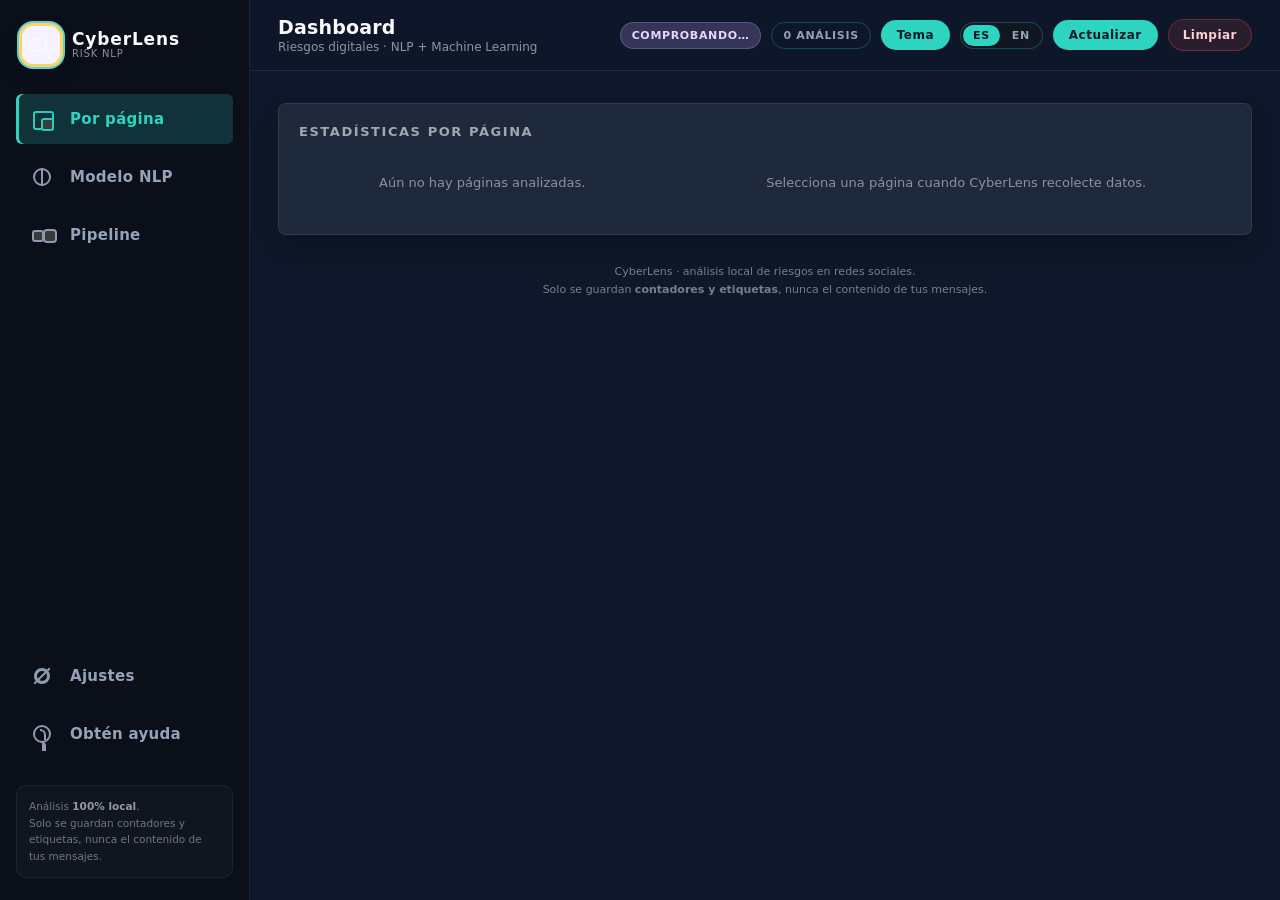
<file: extension/dashboard.html>
﻿<!DOCTYPE html>
<html lang="es" data-theme="dark">
<head>
  <meta charset="UTF-8" />
  <title>CyberLens · Dashboard</title>
  <link rel="stylesheet" href="themes.css" />
  <style>
    * { box-sizing: border-box; margin: 0; padding: 0; }
    html, body { min-height: 100%; }
    :root {
      --sidebar-w: 250px;
    }
    body {
      font-family: "Segoe UI", system-ui, -apple-system, sans-serif;
      background: var(--bg);
      color: var(--text);
      min-height: 100vh;
    }

    /* ── Layout principal: sidebar + contenido ─────────────────────── */
    .app {
      display: grid;
      grid-template-columns: var(--sidebar-w) 1fr;
      min-height: 100vh;
    }

    /* ── Sidebar ───────────────────────────────────────────────────── */
    .sidebar {
      background: var(--sidebar-bg);
      border-right: 1px solid var(--border);
      padding: 22px 16px;
      display: flex;
      flex-direction: column;
      gap: 26px;
      position: sticky;
      top: 0;
      height: 100vh;
    }
    .sidebar .brand {
      display: flex;
      align-items: center;
      gap: 12px;
      padding: 4px 6px;
    }
    .sidebar .brand .logo {
      width: 38px;
      height: 38px;
      border-radius: 11px;
      background: #f7f2ff;
      display: flex;
      align-items: center;
      justify-content: center;
      font-size: 20px;
      flex-shrink: 0;
      box-shadow: 0 0 0 3px #ffd166, 0 0 0 5px #52d8d4, 0 10px 22px rgba(0,0,0,0.24);
    }
    .sidebar .brand h1 {
      font-size: 17px;
      font-weight: 800;
      letter-spacing: 0.05em;
      color: var(--text);
      line-height: 1;
    }
    .sidebar .brand .sub {
      font-size: 10px;
      opacity: 0.55;
      letter-spacing: 0.08em;
      text-transform: uppercase;
    }

    .nav { display: flex; flex-direction: column; gap: 8px; }
    .nav a {
      display: flex;
      align-items: center;
      gap: 16px;
      padding: 13px 14px;
      border-radius: 6px;
      color: var(--muted);
      text-decoration: none;
      font-size: 15px;
      font-weight: 700;
      letter-spacing: 0.02em;
      transition: background 0.15s ease, color 0.15s ease;
    }
    .nav a .ico { width: 24px; text-align: center; font-size: 18px; opacity: 0.95; }
    .ico {
      position: relative;
      display: inline-block;
      width: 24px;
      height: 24px;
      flex-shrink: 0;
    }
    .ico::before,
    .ico::after {
      content: "";
      position: absolute;
      border-radius: 3px;
    }
    .ico--overview::before { inset: 4px; border: 2px solid currentColor; }
    .ico--overview::after { left: 7px; right: 7px; bottom: 7px; height: 6px; background: currentColor; }
    .ico--pages::before { left: 3px; top: 4px; width: 17px; height: 15px; border: 2px solid currentColor; }
    .ico--pages::after {
      right: 0; bottom: 0; width: 9px; height: 9px;
      border: 2px solid currentColor; background: #3d3d3d;
    }
    .ico--model::before { inset: 3px; border: 2px solid currentColor; border-radius: 50%; }
    .ico--model::after {
      left: 11px; top: 3px; width: 2px; height: 18px;
      background: currentColor;
      box-shadow: -6px 7px 0 -1px currentColor, 6px 7px 0 -1px currentColor;
    }
    .ico--pipeline::before { left: 2px; top: 11px; width: 20px; height: 2px; background: currentColor; }
    .ico--pipeline::after {
      left: 2px; top: 7px; width: 8px; height: 8px;
      border: 2px solid currentColor; background: #3d3d3d;
      box-shadow: 12px 0 0 -1px #3d3d3d, 12px 0 0 1px currentColor;
    }
    .ico--settings::before {
      inset: 4px;
      border: 3px solid currentColor;
      border-radius: 50%;
    }
    .ico--settings::after {
      left: 11px; top: 1px; width: 2px; height: 22px;
      background: currentColor;
      box-shadow: 0 0 0 0 currentColor;
      transform: rotate(45deg);
    }
    .ico--help::before {
      inset: 3px;
      border: 2px solid currentColor;
      border-radius: 50%;
    }
    .ico--help::after {
      left: 10px; top: 7px; width: 4px; height: 9px;
      border-top: 2px solid currentColor;
      border-right: 2px solid currentColor;
      border-radius: 0 6px 0 0;
      box-shadow: 1px 12px 0 -1px currentColor;
    }
    .nav a:hover { background: rgba(255,255,255,0.04); color: var(--text); }
    .nav a.active {
      background: color-mix(in srgb, var(--accent) 18%, transparent);
      color: var(--accent);
      box-shadow: inset 3px 0 0 var(--accent);
    }

    .sidebar .spacer { flex: 1; }
    .sidebar .side-note {
      font-size: 10.5px;
      line-height: 1.6;
      color: var(--muted);
      opacity: 0.7;
      background: rgba(255,255,255,0.04);
      border: 1px solid var(--border);
      border-radius: 10px;
      padding: 12px;
    }
    .sidebar .side-note strong { color: #cbd5e1; }

    /* ── Contenido ─────────────────────────────────────────────────── */
    .main { min-width: 0; }
    .main {
      height: 100vh;
      overflow: hidden;
    }
    .content {
      height: calc(100vh - 70px);
      overflow: auto;
      padding: 32px 28px 80px;
      max-width: 1600px;
      margin: 0 auto;
    }
    .content::-webkit-scrollbar { width: 8px; }
    .content::-webkit-scrollbar-thumb { background: #5f5968; border-radius: 999px; }
    .view-hidden { display: none !important; }

    .header {
      position: sticky;
      top: 0;
      z-index: 10;
      display: flex;
      align-items: center;
      justify-content: space-between;
      gap: 16px;
      padding: 16px 28px;
      background: var(--header-bg);
      backdrop-filter: blur(10px);
      border-bottom: 1px solid var(--border);
    }
    .header .titles h2 {
      font-size: 19px;
      font-weight: 800;
      letter-spacing: 0.01em;
      color: var(--text);
    }
    .header .titles p {
      font-size: 12px;
      opacity: 0.55;
      margin-top: 2px;
    }
    .header .actions {
      display: flex;
      align-items: center;
      gap: 10px;
      flex-wrap: wrap;
      justify-content: flex-end;
    }

    .pill {
      font-size: 11px;
      font-weight: 700;
      letter-spacing: 0.06em;
      text-transform: uppercase;
      padding: 6px 11px;
      border-radius: 999px;
      border: 1px solid var(--border-2);
      color: var(--muted);
      white-space: nowrap;
    }
    .pill.active  { background: #1f6f42; color: #d7ffe4; border-color: #1f6f42; }
    .pill.error   { background: #7f1d1d; color: #fecaca; border-color: #7f1d1d; }
    .pill.waiting { background: rgba(196,162,255,0.22); color: #e5d8ff; border-color: rgba(196,162,255,0.28); }
    .pill.paused  { background: #78350f; color: #fde68a; border-color: #78350f; }

    button.refresh {
      background: var(--accent);
      border: none;
      color: var(--accent-text);
      font-size: 12px;
      font-weight: 700;
      padding: 8px 16px;
      border-radius: 999px;
      cursor: pointer;
      letter-spacing: 0.04em;
      font-family: inherit;
    }
    button.refresh:hover { filter: brightness(1.08); }
    button.clear {
      background: rgba(239,83,80,0.12);
      border: 1px solid rgba(239,83,80,0.32);
      color: #ffd0ce;
      font-size: 12px;
      font-weight: 700;
      padding: 8px 14px;
      border-radius: 999px;
      cursor: pointer;
      letter-spacing: 0.04em;
      font-family: inherit;
    }

    .lang-toggle {
      display: inline-flex;
      gap: 2px;
      padding: 2px;
      border-radius: 999px;
      background: rgba(24,24,24,0.35);
      border: 1px solid var(--border-2);
    }
    .lang-toggle button {
      background: transparent;
      border: none;
      color: var(--muted);
      font-size: 11px;
      font-weight: 800;
      letter-spacing: 0.06em;
      padding: 4px 10px;
      border-radius: 999px;
      cursor: pointer;
      font-family: inherit;
    }
    .lang-toggle button.active {
      background: var(--accent);
      color: var(--accent-text);
    }

    /* ── Grid de tarjetas ──────────────────────────────────────────── */
    .grid {
      display: grid;
      grid-template-columns: repeat(12, 1fr);
      gap: 16px;
    }
    .card {
      background: var(--panel);
      border: 1px solid var(--border);
      border-radius: 8px;
      padding: 20px;
      box-shadow: 0 12px 24px rgba(0,0,0,0.18);
    }
    .card h2 {
      font-size: 13px;
      font-weight: 700;
      letter-spacing: 0.12em;
      text-transform: uppercase;
      opacity: 0.6;
      margin-bottom: 12px;
    }

    .span-12 { grid-column: span 12; }
    .span-8  { grid-column: span 8; }
    .span-6  { grid-column: span 6; }
    .span-4  { grid-column: span 4; }
    @media (max-width: 980px) {
      .span-8, .span-6, .span-4 { grid-column: span 12; }
    }

    /* ── KPI cards ─────────────────────────────────────────────────── */
    .kpi-row {
      grid-column: span 12;
      display: grid;
      grid-template-columns: repeat(5, 1fr);
      gap: 14px;
    }
    @media (max-width: 980px) { .kpi-row { grid-template-columns: repeat(2, 1fr); } }
    @media (max-width: 520px) { .kpi-row { grid-template-columns: 1fr; } }
    .kpi {
      background: var(--panel);
      border: 1px solid var(--border);
      border-radius: 8px;
      padding: 16px 18px;
      box-shadow: 0 8px 24px rgba(0,0,0,0.22);
      position: relative;
      overflow: hidden;
    }
    .kpi::before {
      content: "";
      position: absolute;
      top: 0; left: 0;
      width: 2px; height: 100%;
      background: var(--accent);
      opacity: 0.85;
    }
    .kpi.kpi--risky::before  { background: #ef5350; }
    .kpi.kpi--safe::before   { background: #52d8d4; }
    .kpi.kpi--conf::before   { background: var(--accent); }
    .kpi.kpi--dom::before    { background: #ffb86b; }
    .kpi .k-label {
      font-size: 12px;
      letter-spacing: 0.09em;
      text-transform: uppercase;
      opacity: 0.6;
      font-weight: 700;
    }
    .kpi .k-value {
      font-size: 30px;
      font-weight: 800;
      letter-spacing: -0.02em;
      line-height: 1.1;
      margin-top: 8px;
      color: #e8e1ee;
      font-variant-numeric: tabular-nums;
    }
    .kpi .k-sub {
      font-size: 12px;
      opacity: 0.55;
      margin-top: 4px;
    }

    /* ── Banner de nivel de riesgo ─────────────────────────────────── */
    .risk-banner { display: flex; align-items: center; gap: 24px; flex-wrap: wrap; }
    .risk-banner__badge {
      display: flex;
      flex-direction: column;
      align-items: center;
      justify-content: center;
      min-width: 160px;
      padding: 18px 24px;
      border-radius: 12px;
      font-weight: 800;
      letter-spacing: 0.1em;
      text-transform: uppercase;
      text-align: center;
    }
    .risk-banner__badge .level { font-size: 28px; line-height: 1; }
    .risk-banner__badge .label { font-size: 12px; opacity: 0.85; margin-top: 6px; }
    .risk-banner__badge.bajo  { background: rgba(32,201,168,0.16);  border: 1px solid rgba(32,201,168,0.42); color: #c7fff2; }
    .risk-banner__badge.medio { background: rgba(245,158,11,0.18); border: 1px solid #b45309; color: #fde68a; }
    .risk-banner__badge.alto  { background: rgba(239,83,80,0.18);  border: 1px solid rgba(239,83,80,0.45); color: #ffd0ce; }
    .risk-banner__badge.sin   { background: rgba(255,255,255,0.06); border: 1px solid rgba(255,255,255,0.14); color: var(--muted); }
    .risk-banner__body { flex: 1; min-width: 240px; }
    .risk-banner__body .reason { font-size: 15px; line-height: 1.5; color: var(--text); margin-bottom: 6px; }
    .risk-banner__body .hint { font-size: 12px; opacity: 0.6; line-height: 1.5; }
    .risk-banner__body strong { color: #fef3c7; }

    /* ── Donut + leyenda ───────────────────────────────────────────── */
    .donut-row { display: flex; align-items: center; gap: 20px; flex-wrap: wrap; }
    .donut-wrap { position: relative; width: 180px; height: 180px; flex-shrink: 0; }
    .donut-wrap .center {
      position: absolute; inset: 0;
      display: flex; flex-direction: column;
      align-items: center; justify-content: center;
      text-align: center; pointer-events: none;
    }
    .donut-wrap .center .big { font-size: 28px; font-weight: 800; color: var(--text); }
    .donut-wrap .center .small {
      font-size: 12px; letter-spacing: 0.08em; text-transform: uppercase;
      opacity: 0.55; margin-top: 2px;
    }
    .legend { flex: 1; min-width: 180px; display: grid; gap: 8px; }
    .legend .row { display: flex; align-items: center; gap: 10px; font-size: 13px; }
    .legend .dot { width: 10px; height: 10px; border-radius: 50%; flex-shrink: 0; }
    .legend .name { flex: 1; }
    .legend .pct { font-variant-numeric: tabular-nums; font-weight: 700; color: var(--text); }
    .legend .count { font-size: 11px; opacity: 0.55; margin-left: 6px; }

    /* ── Confianza ─────────────────────────────────────────────────── */
    .conf-wrap { text-align: center; }
    .conf-wrap .value {
      font-size: 48px; font-weight: 800; letter-spacing: -0.02em;
      line-height: 1; color: var(--accent); margin: 10px 0 4px;
    }
    .conf-wrap .label {
      font-size: 12px; letter-spacing: 0.08em; text-transform: uppercase; opacity: 0.55;
    }
    .conf-bar {
      margin-top: 14px; height: 8px; width: 100%;
      background: rgba(255,255,255,0.06); border-radius: 999px; overflow: hidden;
    }
    .conf-bar__fill {
      height: 100%; background: var(--accent);
      border-radius: 999px; transition: width 0.5s cubic-bezier(0.22,1,0.36,1);
    }
    .conf-hint { font-size: 11px; opacity: 0.55; margin-top: 10px; line-height: 1.5; }

    /* ── Sparkline de sesión ───────────────────────────────────────── */
    .spark { display: flex; align-items: flex-end; gap: 4px; height: 80px; padding: 4px 0; }
    .spark__bar { flex: 1; min-width: 4px; border-radius: 3px 3px 0 0; transition: height 0.3s ease; }
    .spark__empty { font-size: 12px; opacity: 0.45; text-align: center; padding: 20px; }
    .session-stats {
      display: grid; grid-template-columns: repeat(3, 1fr); gap: 10px; margin-top: 14px;
    }
    .session-stats .stat {
      padding: 10px; background: rgba(255,255,255,0.05); border-radius: 6px; text-align: center;
    }
    .session-stats .stat .n { font-size: 20px; font-weight: 800; color: var(--text); }
    .session-stats .stat .l {
      font-size: 12px; letter-spacing: 0.08em; text-transform: uppercase; opacity: 0.55; margin-top: 4px;
    }

    /* ── Chips de últimas categorías ───────────────────────────────── */
    .chips { display: flex; flex-wrap: wrap; gap: 8px; max-height: 220px; overflow-y: auto; padding-right: 4px; }
    .chips::-webkit-scrollbar { width: 6px; }
    .chips::-webkit-scrollbar-thumb { background: #6d6974; border-radius: 999px; }
    .chip {
      display: inline-flex; align-items: center; gap: 8px; padding: 6px 12px;
      border-radius: 999px; font-size: 12px; font-weight: 600; border: 1px solid transparent;
    }
    .chip .dot { width: 8px; height: 8px; border-radius: 50%; }
    .chip .when { font-size: 10px; opacity: 0.6; font-weight: 500; margin-left: 2px; }
    .chip.seguro      { background: color-mix(in srgb, var(--chip-safe) 16%, transparent);  color: var(--text); border-color: color-mix(in srgb, var(--chip-safe) 34%, transparent); }
    .chip.phishing    { background: color-mix(in srgb, var(--chip-risk) 16%, transparent);  color: var(--text); border-color: color-mix(in srgb, var(--chip-risk) 34%, transparent); }
    .chip.toxicidad   { background: color-mix(in srgb, var(--chip-toxic) 16%, transparent); color: var(--text); border-color: color-mix(in srgb, var(--chip-toxic) 34%, transparent); }
    .chip.oversharing { background: color-mix(in srgb, var(--chip-over) 16%, transparent); color: var(--text); border-color: color-mix(in srgb, var(--chip-over) 34%, transparent); }
    .chip.seguro      .dot { background: var(--chip-safe); }
    .chip.phishing    .dot { background: var(--chip-risk); }
    .chip.toxicidad   .dot { background: var(--chip-toxic); }
    .chip.oversharing .dot { background: var(--chip-over); }

    .empty-card { text-align: center; padding: 24px; opacity: 0.5; font-size: 13px; }

    .site-layout {
      display: grid;
      grid-template-columns: minmax(240px, 0.8fr) minmax(0, 1.2fr);
      gap: 16px;
    }
    .site-list { display: grid; gap: 4px; }
    .site-row {
      width: 100%;
      display: grid;
      grid-template-columns: 34px 1fr auto;
      gap: 12px;
      align-items: center;
      padding: 12px 10px;
      border: 0;
      border-radius: 8px;
      background: transparent;
      color: var(--text);
      cursor: pointer;
      text-align: left;
      font-family: inherit;
    }
    .site-row:hover,
    .site-row.active { background: rgba(196,162,255,0.16); }
    .site-icon {
      width: 28px;
      height: 28px;
      display: grid;
      place-items: center;
      border-radius: 50%;
      background: rgba(196,162,255,0.18);
      color: var(--accent);
      font-size: 12px;
      font-weight: 900;
    }
    .site-row strong { display: block; font-size: 15px; font-weight: 700; color: var(--text); }
    .site-row small { display: block; margin-top: 3px; color: var(--muted); font-size: 12px; line-height: 1.35; }
    .site-row .chev {
      width: 9px;
      height: 9px;
      border-right: 2px solid #8f8998;
      border-bottom: 2px solid #8f8998;
      transform: rotate(-45deg);
    }
    .site-detail__head {
      display: flex;
      align-items: flex-start;
      justify-content: space-between;
      gap: 16px;
      margin-bottom: 16px;
    }
    .site-detail__head h3 { font-size: 22px; font-weight: 700; color: var(--text); }
    .site-detail__head p { margin-top: 4px; color: var(--muted); font-size: 12px; }
    .site-mini-grid {
      display: grid;
      grid-template-columns: repeat(4, minmax(0, 1fr));
      gap: 10px;
      margin-bottom: 16px;
    }
    .site-mini {
      padding: 12px;
      border-radius: 8px;
      background: rgba(255,255,255,0.05);
      border: 1px solid var(--border);
    }
    .site-mini .n { font-size: 24px; font-weight: 800; color: var(--text); font-variant-numeric: tabular-nums; }
    .site-mini .l {
      margin-top: 4px;
      color: var(--muted);
      font-size: 10px;
      letter-spacing: 0.08em;
      text-transform: uppercase;
    }
    .site-bars { display: grid; gap: 10px; }
    .site-bar {
      display: grid;
      grid-template-columns: 110px 1fr 44px;
      gap: 10px;
      align-items: center;
      font-size: 12px;
    }
    .site-bar .track {
      height: 7px;
      overflow: hidden;
      border-radius: 999px;
      background: rgba(255,255,255,0.08);
    }
    .site-bar .fill { display: block; height: 100%; border-radius: inherit; }
    .site-recent { margin-top: 16px; }

    /* ── Divisor de sección ────────────────────────────────────────── */
    .section-divider {
      grid-column: span 12;
      display: flex; align-items: center; gap: 14px;
      margin: 14px 0 0;
      font-size: 12px; font-weight: 800; letter-spacing: 0.12em;
      text-transform: uppercase; color: #cbd5e1;
    }
    .section-divider .badge {
      font-size: 16px;
      width: 30px; height: 30px; border-radius: 9px;
      display: inline-flex; align-items: center; justify-content: center;
      background: rgba(196,162,255,0.16); border: 1px solid rgba(196,162,255,0.32);
    }
    .section-divider::after { content: ""; flex: 1; height: 1px; background: var(--border); }

    /* ── Pipeline NLP ─────────────────────────────────────────────── */
    .pipeline { display: flex; align-items: stretch; gap: 10px; overflow-x: auto; padding-bottom: 4px; }
    .pipe-step {
      flex: 1 1 0; min-width: 140px;
      background: rgba(255,255,255,0.04); border: 1px solid var(--border);
      border-radius: 8px; padding: 12px; position: relative;
    }
    .pipe-step__num {
      display: inline-flex; align-items: center; justify-content: center;
      width: 22px; height: 22px; border-radius: 50%;
      background: var(--accent);
      color: var(--accent-text); font-size: 11px; font-weight: 800; margin-bottom: 8px;
    }
    .pipe-step__title {
      font-size: 12px; font-weight: 700; color: var(--text);
      letter-spacing: 0.04em; text-transform: uppercase;
    }
    .pipe-step__sub { font-size: 11px; opacity: 0.55; margin-top: 2px; line-height: 1.4; }
    .pipe-step__sample {
      margin-top: 8px; padding: 6px 8px; background: rgba(0,0,0,0.18);
      border-radius: 6px; font-family: ui-monospace, Consolas, monospace;
      font-size: 11px; color: #d8c8ff; white-space: nowrap;
      overflow: hidden; text-overflow: ellipsis; max-width: 100%;
    }
    .pipe-arrow { display: flex; align-items: center; color: #8a8294; font-size: 18px; flex-shrink: 0; }
    @media (max-width: 980px) {
      .pipeline { flex-direction: column; }
      .pipe-arrow { transform: rotate(90deg); align-self: center; }
    }

    /* ── Dataset / Precisión / barras ──────────────────────────────── */
    .stat-grid { display: grid; gap: 10px; }
    .stat-grid .row {
      display: grid; grid-template-columns: 90px 1fr 56px;
      align-items: center; gap: 10px; font-size: 12px;
    }
    .stat-grid .row .name { font-weight: 600; color: var(--text); }
    .stat-grid .row .track {
      height: 8px; background: rgba(255,255,255,0.06); border-radius: 999px; overflow: hidden;
    }
    .stat-grid .row .fill { height: 100%; border-radius: 999px; }
    .stat-grid .row .val { text-align: right; font-variant-numeric: tabular-nums; font-weight: 700; color: var(--text); }
    .fill--seguro      { background: #20c9a8; }
    .fill--phishing    { background: #ef5350; }
    .fill--toxicidad   { background: #c4a2ff; }
    .fill--oversharing { background: #ffb86b; }
    .fill--normal      { background: #20c9a8; }

    .big-metric { text-align: center; padding: 4px 0; }
    .big-metric .v {
      font-size: 44px; font-weight: 800; letter-spacing: -0.02em; line-height: 1; color: var(--accent);
    }
    .big-metric .l {
      font-size: 10px; letter-spacing: 0.08em; text-transform: uppercase; opacity: 0.55; margin-top: 6px;
    }
    .metric-row { display: grid; grid-template-columns: repeat(3, 1fr); gap: 10px; margin-top: 16px; }
    .metric-row .m { padding: 10px; background: rgba(255,255,255,0.03); border-radius: 8px; text-align: center; }
    .metric-row .m .n { font-size: 18px; font-weight: 800; color: var(--text); font-variant-numeric: tabular-nums; }
    .metric-row .m .k {
      font-size: 10px; letter-spacing: 0.08em; text-transform: uppercase; opacity: 0.55; margin-top: 2px;
    }

    /* ── Config del modelo (chips informativos) ────────────────────── */
    .spec-list { display: grid; gap: 10px; }
    .spec-list .spec {
      display: flex; align-items: center; justify-content: space-between; gap: 12px;
      padding: 10px 12px; background: rgba(255,255,255,0.03);
      border: 1px solid var(--border); border-radius: 10px;
    }
    .spec .spec-k { font-size: 11px; letter-spacing: 0.04em; text-transform: uppercase; opacity: 0.6; font-weight: 700; }
    .spec .spec-v {
      font-size: 12px; font-weight: 700; color: #d8c8ff;
      font-family: ui-monospace, Consolas, monospace; text-align: right;
    }

    /* ── Top términos por categoría ────────────────────────────────── */
    .terms-grid { display: grid; grid-template-columns: repeat(2, 1fr); gap: 14px; }
    @media (max-width: 1100px) { .terms-grid { grid-template-columns: 1fr; } }
    .terms-col {
      background: rgba(255,255,255,0.04); border: 1px solid var(--border);
      border-radius: 8px; padding: 14px;
    }
    .terms-col .head {
      display: flex; align-items: center; gap: 8px; margin-bottom: 10px;
      font-size: 12px; font-weight: 800; letter-spacing: 0.04em; text-transform: uppercase;
    }
    .terms-col .head .dot { width: 10px; height: 10px; border-radius: 50%; }
    .terms { display: flex; flex-wrap: wrap; gap: 6px; }
    .term {
      display: inline-flex; align-items: baseline; gap: 6px;
      padding: 5px 10px; border-radius: 8px; font-size: 12px; font-weight: 600;
      background: rgba(255,255,255,0.04); border: 1px solid var(--border);
    }
    .term .w {
      font-size: 10px; opacity: 0.55; font-variant-numeric: tabular-nums;
      font-family: ui-monospace, Consolas, monospace;
    }

    /* ── Matriz de confusión ───────────────────────────────────────── */
    .cm-wrap { display: grid; grid-template-columns: auto 1fr; gap: 8px; align-items: center; }
    .cm-wrap .yaxis-label {
      writing-mode: vertical-rl; transform: rotate(180deg);
      font-size: 10px; letter-spacing: 0.12em; text-transform: uppercase; opacity: 0.5; align-self: center;
    }
    .cm-wrap .xaxis-label {
      grid-column: 2; font-size: 10px; letter-spacing: 0.12em; text-transform: uppercase;
      opacity: 0.5; text-align: center; margin-top: 6px;
    }
    .cm-table { width: 100%; border-collapse: separate; border-spacing: 4px; font-size: 11px; }
    .cm-table th {
      font-size: 10px; letter-spacing: 0.06em; text-transform: uppercase;
      opacity: 0.55; font-weight: 600; padding: 4px 2px; text-align: center;
    }
    .cm-table th.row-head { text-align: right; padding-right: 8px; white-space: nowrap; }
    .cm-table td {
      text-align: center; padding: 10px 4px; border-radius: 6px;
      font-weight: 700; color: var(--text); font-variant-numeric: tabular-nums; transition: background 0.2s ease;
    }
    .cm-table td.diag { outline: 1px solid rgba(196,162,255,0.42); }
    .cm-hint { font-size: 11px; opacity: 0.55; margin-top: 12px; line-height: 1.5; }

    .settings-grid {
      display: grid;
      grid-template-columns: repeat(2, minmax(0, 1fr));
      gap: 16px;
    }
    .settings-card,
    .help-panel {
      background: var(--panel);
      border: 1px solid var(--border);
      border-radius: 8px;
      padding: 24px;
    }
    .settings-card h3,
    .help-panel h3 {
      font-size: 20px;
      margin-bottom: 10px;
      color: var(--text);
    }
    .settings-card p,
    .help-panel p {
      color: #d8d3df;
      line-height: 1.65;
      font-size: 15px;
    }
    .settings-actions {
      display: flex;
      flex-wrap: wrap;
      gap: 10px;
      margin-top: 18px;
    }
    .settings-actions .btn-lite {
      border: 1px solid var(--border-2);
      background: rgba(196,162,255,0.14);
      color: #eadfff;
      border-radius: 999px;
      padding: 10px 16px;
      font-family: inherit;
      font-weight: 800;
      cursor: pointer;
    }
    .settings-actions .btn-danger {
      border-color: rgba(239,83,80,0.36);
      background: rgba(239,83,80,0.12);
      color: #ffd0ce;
    }
    .help-view {
      grid-column: span 12;
      max-width: 860px;
      padding: 8px 12px 40px;
    }
    .help-view h2 {
      font-size: 30px;
      font-weight: 800;
      margin-bottom: 28px;
      color: var(--text);
      letter-spacing: 0;
      text-transform: none;
      opacity: 1;
    }
    .help-copy {
      font-size: 18px;
      line-height: 1.7;
      color: #e2dce8;
      margin-bottom: 26px;
    }
    .help-meta {
      display: grid;
      gap: 16px;
      margin-bottom: 28px;
      font-size: 17px;
    }
    .code-pill {
      display: inline-flex;
      align-items: center;
      min-height: 42px;
      padding: 0 12px;
      margin-left: 8px;
      border-radius: 8px;
      background: #555;
      color: #e6e1ec;
      font-weight: 800;
      letter-spacing: 0.06em;
      font-family: ui-monospace, Consolas, monospace;
    }
    .help-links {
      margin-left: 24px;
      display: grid;
      gap: 8px;
      color: #c4a2ff;
      font-size: 16px;
    }
    .help-links a {
      color: #b9d2ff;
      text-decoration: underline;
      text-underline-offset: 3px;
    }

    .footer { margin-top: 28px; text-align: center; font-size: 11px; opacity: 0.45; line-height: 1.6; }

    /* ── Responsive: barra inferior + vista activa ─────────────────── */
    @media (max-width: 1100px) {
      body { overflow: hidden; }
      .app {
        display: block;
        min-height: 100vh;
      }
      .sidebar {
        position: fixed;
        left: 0;
        right: 0;
        bottom: 0;
        top: auto;
        z-index: 40;
        height: 64px;
        padding: 0 10px;
        border-right: 0;
        border-top: 1px solid var(--border);
        background: var(--sidebar-bg);
        display: grid;
        grid-template-columns: repeat(5, 1fr);
        align-items: center;
      }
      .sidebar .brand,
      .sidebar .spacer,
      .sidebar .side-note {
        display: none;
      }
      .nav,
      .nav-secondary {
        display: contents;
      }
      .nav a {
        width: 100%;
        height: 52px;
        justify-content: center;
        padding: 0;
        border-radius: 999px;
        box-shadow: none;
        font-size: 0;
      }
      .nav a span:not(.ico) { display: none; }
      .nav a .ico {
        width: 24px;
        height: 24px;
        opacity: 1;
      }
      .nav a.active {
        background: rgba(196,162,255,0.28);
        box-shadow: none;
        color: var(--accent);
      }
      .main {
        height: 100vh;
        overflow: hidden;
        padding-bottom: 64px;
      }
      .header {
        position: sticky;
        top: 0;
        min-height: 112px;
        padding: 18px 20px 10px;
        display: grid;
        grid-template-columns: 1fr;
        align-items: start;
        gap: 10px;
      }
      .header .titles h2 {
        font-size: 24px;
        line-height: 1.1;
      }
      .header .titles p { display: none; }
      .header .actions {
        width: 100%;
        min-width: 0;
        flex-wrap: nowrap;
        justify-content: flex-start;
        overflow-x: auto;
        padding-bottom: 4px;
        scrollbar-width: none;
      }
      .header .actions::-webkit-scrollbar { display: none; }
      .pill,
      button.refresh,
      button.clear {
        flex: 0 0 auto;
      }
      .content {
        height: calc(100vh - 112px - 64px);
        overflow: auto;
        padding: 18px 14px 24px;
        max-width: none;
        width: 100%;
      }
      .grid {
        grid-template-columns: 1fr;
        gap: 14px;
      }
      .span-12,
      .span-8,
      .span-6,
      .span-4,
      .kpi-row {
        grid-column: 1 / -1;
      }
      .card {
        padding: 16px;
        border-radius: 8px;
        width: 100%;
        min-width: 0;
      }
      .kpi-row {
        grid-template-columns: 1fr;
        gap: 12px;
      }
      .risk-banner {
        display: grid;
        grid-template-columns: 1fr;
        gap: 14px;
      }
      .risk-banner__badge {
        min-width: 0;
        width: 100%;
      }
      .donut-row {
        justify-content: center;
      }
      .legend {
        width: 100%;
        min-width: 0;
      }
      .session-stats {
        grid-template-columns: 1fr;
      }
      .site-layout { grid-template-columns: 1fr; }
      .site-mini-grid { grid-template-columns: repeat(2, minmax(0, 1fr)); }
      .site-row {
        padding: 14px 8px;
      }
      .pipeline {
        flex-direction: column;
        overflow-x: visible;
      }
      .pipe-arrow {
        transform: rotate(90deg);
        align-self: center;
      }
      .terms-grid {
        grid-template-columns: 1fr;
      }
      .cm-wrap {
        overflow-x: auto;
      }
      .cm-table {
        min-width: 520px;
      }
    }
    @media (max-width: 520px) {
      .site-mini-grid { grid-template-columns: 1fr; }
      .site-bar { grid-template-columns: 88px 1fr 38px; }
      .header { min-height: 120px; padding-inline: 16px; }
      .content { height: calc(100vh - 120px - 64px); }
      .lang-toggle button { padding: 4px 8px; }
      .pill { padding: 6px 9px; }
    }
  </style>
</head>
<body>
  <div class="app">
    <!-- ── Sidebar ─────────────────────────────────────────────────── -->
    <aside class="sidebar">
      <div class="brand">
        <div class="logo" aria-hidden="true">CL</div>
        <div>
          <h1>CyberLens</h1>
          <div class="sub" data-i18n="dashboard.sidebar.tag">Risk NLP</div>
        </div>
      </div>

      <nav class="nav" id="nav">
        <a href="#view-pages" class="active" data-nav="view-pages">
          <span class="ico ico--pages" aria-hidden="true"></span><span>Por página</span>
        </a>
        <a href="#view-model" data-nav="view-model">
          <span class="ico ico--model" aria-hidden="true"></span><span data-i18n="dashboard.nav.model">Modelo NLP</span>
        </a>
        <a href="#view-pipeline" data-nav="view-pipeline">
          <span class="ico ico--pipeline" aria-hidden="true"></span><span data-i18n="dashboard.nav.pipeline">Pipeline</span>
        </a>
      </nav>

      <div class="spacer"></div>
      <nav class="nav nav-secondary">
        <a href="#view-settings" data-nav="view-settings">
          <span class="ico ico--settings" aria-hidden="true"></span><span>Ajustes</span>
        </a>
        <a href="#view-help" data-nav="view-help">
          <span class="ico ico--help" aria-hidden="true"></span><span>Obtén ayuda</span>
        </a>
      </nav>
      <div class="side-note" data-i18n-html="dashboard.sidebar.note">
        Análisis <strong>100% local</strong>.<br />Solo se guardan contadores y etiquetas, nunca el contenido de tus mensajes.
      </div>
    </aside>

    <!-- ── Contenido principal ─────────────────────────────────────── -->
    <div class="main">
      <header class="header">
        <div class="titles">
          <h2 data-i18n="dashboard.header.title">Dashboard</h2>
          <p data-i18n="dashboard.header.subtitle">Riesgos digitales · NLP + Machine Learning</p>
        </div>
        <div class="actions">
          <span id="statusPill" class="pill waiting" data-i18n="pill.checking">Comprobando…</span>
          <span class="pill" id="totalPill">0 análisis</span>
          <button type="button" id="btnTheme" class="refresh" title="Cambiar tema">Tema</button>
          <span class="lang-toggle" data-i18n-attr="title:lang.toggle.title">
            <button type="button" data-lang-btn="es" data-i18n="lang.es">ES</button>
            <button type="button" data-lang-btn="en" data-i18n="lang.en">EN</button>
          </span>
          <button id="btnRefresh" class="refresh" data-i18n="dashboard.btn.refresh">Actualizar</button>
          <button id="btnClearStats" class="clear">Limpiar</button>
        </div>
      </header>

      <div class="content">
        <div class="grid">
          <!-- ── KPI cards ───────────────────────────────────────────── -->
          <div class="kpi-row" id="view-overview">
            <div class="kpi">
              <div class="k-label" data-i18n="dashboard.kpi.total">Total analizados</div>
              <div class="k-value" id="kpiTotal">0</div>
              <div class="k-sub" data-i18n="dashboard.kpi.total.sub">en este navegador</div>
            </div>
            <div class="kpi kpi--risky">
              <div class="k-label" data-i18n="dashboard.kpi.risky">Riesgosos</div>
              <div class="k-value" id="kpiRisky">0</div>
              <div class="k-sub" id="kpiRiskyPct" data-i18n="dashboard.kpi.risky.sub">phishing · toxicidad · oversharing</div>
            </div>
            <div class="kpi kpi--safe">
              <div class="k-label" data-i18n="dashboard.kpi.safe">Seguros</div>
              <div class="k-value" id="kpiSafe">0</div>
              <div class="k-sub" data-i18n="dashboard.kpi.safe.sub">sin patrón de riesgo</div>
            </div>
            <div class="kpi kpi--conf">
              <div class="k-label" data-i18n="dashboard.kpi.confidence">Confianza promedio</div>
              <div class="k-value" id="kpiConfidence">—</div>
              <div class="k-sub" data-i18n="dashboard.kpi.confidence.sub">predicción del modelo</div>
            </div>
            <div class="kpi kpi--dom">
              <div class="k-label" data-i18n="dashboard.kpi.dominant">Categoría dominante</div>
              <div class="k-value" id="kpiDominant" style="font-size:22px">—</div>
              <div class="k-sub" id="kpiDominantSub" data-i18n="dashboard.kpi.dominant.empty">sin datos aún</div>
            </div>
          </div>

          <!-- Banner de nivel de riesgo general -->
          <section class="card span-12">
            <h2 data-i18n="dashboard.section.riskLevel">Nivel de riesgo general</h2>
            <div class="risk-banner">
              <div id="riskBadge" class="risk-banner__badge sin">
                <span class="level" id="riskLevel">—</span>
                <span class="label" data-i18n="risk.label">Riesgo</span>
              </div>
              <div class="risk-banner__body">
                <p class="reason" id="riskReason" data-i18n="dashboard.empty.risk">Aún no se han analizado mensajes.</p>
                <p class="hint" id="riskHint" data-i18n="dashboard.empty.riskHint">Abre WhatsApp Web, X u otra red social para empezar a recolectar datos.</p>
              </div>
            </div>
          </section>
          <section class="card span-12" id="view-pages">
            <h2>Estadísticas por página</h2>
            <div class="site-layout">
              <div class="site-list" id="siteList"></div>
              <div class="site-detail" id="siteDetail"></div>
            </div>
          </section>

          <!-- Distribución de riesgos (donut) -->
          <section class="card span-8">
            <h2 data-i18n="dashboard.section.distribution">Distribución de riesgos</h2>
            <div class="donut-row">
              <div class="donut-wrap">
                <svg id="donut" width="180" height="180" viewBox="0 0 180 180"></svg>
                <div class="center">
                  <span class="big" id="donutTotal">0</span>
                  <span class="small" data-i18n="dashboard.donutCenter.label">analizados</span>
                </div>
              </div>
              <div class="legend" id="legend"></div>
            </div>
          </section>

          <!-- Confianza promedio -->
          <section class="card span-4">
            <h2 data-i18n="dashboard.section.confidence">Confianza promedio</h2>
            <div class="conf-wrap">
              <div class="value" id="confValue">—</div>
              <div class="label" data-i18n="dashboard.conf.modelLabel">Modelo Logistic Regression</div>
              <div class="conf-bar"><div class="conf-bar__fill" id="confFill" style="width:0%"></div></div>
              <p class="conf-hint" id="confHint" data-i18n="dashboard.conf.empty">Sin datos todavía.</p>
            </div>
          </section>

          <!-- Riesgos por sesión -->
          <section class="card span-8">
            <h2><span data-i18n="dashboard.section.session">Riesgos detectados por sesión</span> <span style="opacity:0.5;font-weight:400;" data-i18n="dashboard.section.session.note">(últimos 30 análisis)</span></h2>
            <div id="spark" class="spark"></div>
            <div class="session-stats">
              <div class="stat"><div class="n" id="sessTotal">0</div><div class="l" data-i18n="dashboard.session.total">En sesión</div></div>
              <div class="stat"><div class="n" id="sessRisky">0</div><div class="l" data-i18n="dashboard.session.risky">Riesgosos</div></div>
              <div class="stat"><div class="n" id="sessSafe">0</div><div class="l" data-i18n="dashboard.session.safe">Seguros</div></div>
            </div>
          </section>

          <!-- Últimas categorías detectadas -->
          <section class="card span-4">
            <h2 data-i18n="dashboard.section.recent">Últimas categorías</h2>
            <div id="chips" class="chips"></div>
          </section>

          <!-- ─── Sección: Entrenamiento del modelo NLP ──────────────── -->
          <div class="section-divider" id="view-model">
            <span class="badge"><span class="ico ico--model" aria-hidden="true"></span></span>
            <span data-i18n="dashboard.section.training">Entrenamiento del modelo NLP</span>
          </div>

          <!-- Precisión global -->
          <section class="card span-4">
            <h2 data-i18n="dashboard.section.accuracy">Precisión del modelo</h2>
            <div class="big-metric">
              <div class="v" id="modelAccuracy">—</div>
              <div class="l" data-i18n="dashboard.accuracy.label">Accuracy (5-fold CV)</div>
            </div>
            <div class="metric-row">
              <div class="m"><div class="n" id="modelF1">—</div><div class="k" data-i18n="dashboard.accuracy.macroF1">Macro F1</div></div>
              <div class="m"><div class="n" id="modelSamples">—</div><div class="k" data-i18n="dashboard.accuracy.samples">Ejemplos</div></div>
              <div class="m"><div class="n" id="modelFeatures">—</div><div class="k" data-i18n="dashboard.accuracy.features">Features</div></div>
            </div>
          </section>

          <!-- Ejemplos por categoría -->
          <section class="card span-4">
            <h2 data-i18n="dashboard.section.dataset">Ejemplos por categoría</h2>
            <div class="stat-grid" id="datasetCounts">
              <div class="empty-card" data-i18n="dashboard.loading.dataset">Cargando dataset…</div>
            </div>
          </section>

          <!-- Configuración del modelo -->
          <section class="card span-4">
            <h2 data-i18n="dashboard.section.config">Configuración del modelo</h2>
            <div class="spec-list">
              <div class="spec">
                <span class="spec-k" data-i18n="dashboard.config.vectorizer">Vectorizador</span>
                <span class="spec-v" id="specVectorizer">TF-IDF</span>
              </div>
              <div class="spec">
                <span class="spec-k" data-i18n="dashboard.config.maxFeatures">max_features</span>
                <span class="spec-v" id="specMaxFeatures">—</span>
              </div>
              <div class="spec">
                <span class="spec-k" data-i18n="dashboard.config.ngram">ngram_range</span>
                <span class="spec-v" id="specNgram">—</span>
              </div>
              <div class="spec">
                <span class="spec-k" data-i18n="dashboard.config.classifier">Clasificador</span>
                <span class="spec-v" id="specClassifier">LogisticRegression</span>
              </div>
            </div>
          </section>

          <!-- Confianza promedio por categoría -->
          <section class="card span-6">
            <h2 data-i18n="dashboard.section.perClassConf">Confianza por categoría</h2>
            <div class="stat-grid" id="perClassConf">
              <div class="empty-card" data-i18n="dashboard.loading.metrics">Cargando métricas…</div>
            </div>
          </section>

          <!-- Matriz de confusión -->
          <section class="card span-6">
            <h2><span data-i18n="dashboard.section.cm">Matriz de confusión</span> <span style="opacity:0.5;font-weight:400;" data-i18n="dashboard.section.cm.note">(validación cruzada 5-fold)</span></h2>
            <div id="confusionMatrix">
              <div class="empty-card" data-i18n="dashboard.loading.cm">Cargando matriz…</div>
            </div>
            <p class="cm-hint" data-i18n-html="dashboard.cm.hint">
              Las filas representan la <strong>etiqueta real</strong>, las columnas la <strong>predicción del modelo</strong>.
              La diagonal (resaltada) muestra los aciertos.
            </p>
          </section>

          <!-- Top términos por categoría -->
          <section class="card span-12">
            <h2><span data-i18n="dashboard.section.topTerms">Términos más influyentes por categoría</span> <span style="opacity:0.5;font-weight:400;" data-i18n="dashboard.section.topTerms.note">(coeficientes del modelo)</span></h2>
            <div id="topTerms" class="terms-grid">
              <div class="empty-card" data-i18n="dashboard.loading.topTerms">Cargando términos…</div>
            </div>
          </section>

          <!-- ─── Sección: Pipeline NLP ──────────────────────────────── -->
          <div class="section-divider" id="view-pipeline">
            <span class="badge"><span class="ico ico--pipeline" aria-hidden="true"></span></span>
            <span data-i18n="dashboard.section.pipeline">Pipeline NLP</span>
          </div>

          <section class="card span-12">
            <h2 data-i18n="dashboard.section.pipeline.flow">Texto original → limpieza → tokens → TF-IDF → modelo → predicción</h2>
            <div class="pipeline">
              <div class="pipe-step">
                <span class="pipe-step__num">1</span>
                <div class="pipe-step__title" data-i18n="dashboard.pipe.1.title">Texto original</div>
                <div class="pipe-step__sub" data-i18n="dashboard.pipe.1.sub">Entrada cruda del usuario</div>
                <div class="pipe-step__sample">"¡Hola! Dame tu DNI…"</div>
              </div>
              <div class="pipe-arrow">→</div>
              <div class="pipe-step">
                <span class="pipe-step__num">2</span>
                <div class="pipe-step__title" data-i18n="dashboard.pipe.2.title">Texto limpio</div>
                <div class="pipe-step__sub" data-i18n="dashboard.pipe.2.sub">Normalización a minúsculas</div>
                <div class="pipe-step__sample">"¡hola! dame tu dni…"</div>
              </div>
              <div class="pipe-arrow">→</div>
              <div class="pipe-step">
                <span class="pipe-step__num">3</span>
                <div class="pipe-step__title" data-i18n="dashboard.pipe.3.title">Tokens</div>
                <div class="pipe-step__sub" data-i18n="dashboard.pipe.3.sub">NLTK · sin puntuación · sin stopwords</div>
                <div class="pipe-step__sample">[hola, dame, dni]</div>
              </div>
              <div class="pipe-arrow">→</div>
              <div class="pipe-step">
                <span class="pipe-step__num">4</span>
                <div class="pipe-step__title" data-i18n="dashboard.pipe.4.title">Vector TF-IDF</div>
                <div class="pipe-step__sub" data-i18n="dashboard.pipe.4.sub">1-gram + 2-gram · 1000 features</div>
                <div class="pipe-step__sample">[0.21, 0.00, 0.47, …]</div>
              </div>
              <div class="pipe-arrow">→</div>
              <div class="pipe-step">
                <span class="pipe-step__num">5</span>
                <div class="pipe-step__title" data-i18n="dashboard.pipe.5.title">Modelo ML</div>
                <div class="pipe-step__sub" data-i18n="dashboard.pipe.5.sub">Logistic Regression (sklearn)</div>
                <div class="pipe-step__sample">predict_proba()</div>
              </div>
              <div class="pipe-arrow">→</div>
              <div class="pipe-step">
                <span class="pipe-step__num">6</span>
                <div class="pipe-step__title" data-i18n="dashboard.pipe.6.title">Predicción</div>
                <div class="pipe-step__sub" data-i18n="dashboard.pipe.6.sub">Categoría + confianza</div>
                <div class="pipe-step__sample">phishing · 87%</div>
              </div>
            </div>
          </section>

          <section class="span-12" id="view-settings">
            <div class="section-divider">
              <span class="badge"><span class="ico ico--settings" aria-hidden="true"></span></span>
              <span>Ajustes</span>
            </div>
            <div class="settings-grid">
              <article class="settings-card">
                <h3>Privacidad</h3>
                <p>CyberLens guarda contadores, categorías, confianza y nombre de página. Nunca guarda el texto analizado.</p>
                <div class="settings-actions">
                  <button type="button" class="btn-lite btn-danger" id="btnClearStatsSettings">Limpiar estadísticas</button>
                </div>
              </article>
              <article class="settings-card">
                <h3>Idioma</h3>
                <p>El idioma cambia la interfaz. El modelo NLP actual sigue trabajando con el dataset entrenado del proyecto.</p>
                <div class="settings-actions">
                  <span class="lang-toggle" data-i18n-attr="title:lang.toggle.title">
                    <button type="button" data-lang-btn="es" data-i18n="lang.es">ES</button>
                    <button type="button" data-lang-btn="en" data-i18n="lang.en">EN</button>
                  </span>
                </div>
              </article>
              <article class="settings-card" style="grid-column: 1 / -1;">
                <h3>Tema de color</h3>
                <p>Los mismos temas que el chatbot de demostración. El cambio se guarda automáticamente.</p>
                <div class="theme-grid" id="themeGrid" style="margin-top:14px;"></div>
              </article>
              <article class="settings-card">
                <h3>Servidor local</h3>
                <p>Para analizar contenido debes tener la API activa en <strong>localhost:8000</strong>.</p>
                <div class="settings-actions">
                  <button type="button" class="btn-lite" id="btnPingApiSettings">Comprobar API</button>
                </div>
              </article>
              <article class="settings-card">
                <h3>Datos por página</h3>
                <p>Las estadísticas se agrupan por hostname, por ejemplo X, WhatsApp Web, LinkedIn o cualquier página detectada.</p>
              </article>
            </div>
          </section>

          <section class="help-view" id="view-help">
            <h2>Obtén ayuda</h2>
            <p class="help-copy">
              Únete a nuestra comunidad para obtener asistencia rápida. También puedes contactar al equipo del proyecto,
              revisar la guía de uso o reportar problemas encontrados durante las pruebas de CyberLens.
            </p>
            <div class="help-meta">
              <div>Versión:<span class="code-pill">1.4.0</span></div>
              <div>ID de soporte:<span class="code-pill">cyl-351-beta</span></div>
            </div>
            <ul class="help-links">
              <li><a href="dashboard.html#view-pipeline">Guía rápida del pipeline</a></li>
              <li><a href="http://localhost:8000/docs" target="_blank" rel="noreferrer">Abrir documentación de la API</a></li>
              <li><a href="mailto:soporte@cyberlens.local">Enviar un correo electrónico</a></li>
              <li><a href="dashboard.html#view-settings">Revisar ajustes y privacidad</a></li>
              <li><a href="dashboard.html#view-model">Ver métricas del modelo NLP</a></li>
            </ul>
          </section>
        </div>

        <p class="footer" data-i18n-html="dashboard.footer.text">
          CyberLens · análisis local de riesgos en redes sociales.<br />
          Solo se guardan <strong>contadores y etiquetas</strong>, nunca el contenido de tus mensajes.
        </p>
      </div>
    </div>
  </div>

  <script src="i18n.js"></script>
  <script src="dashboard.js"></script>
</body>
</html>
</file>
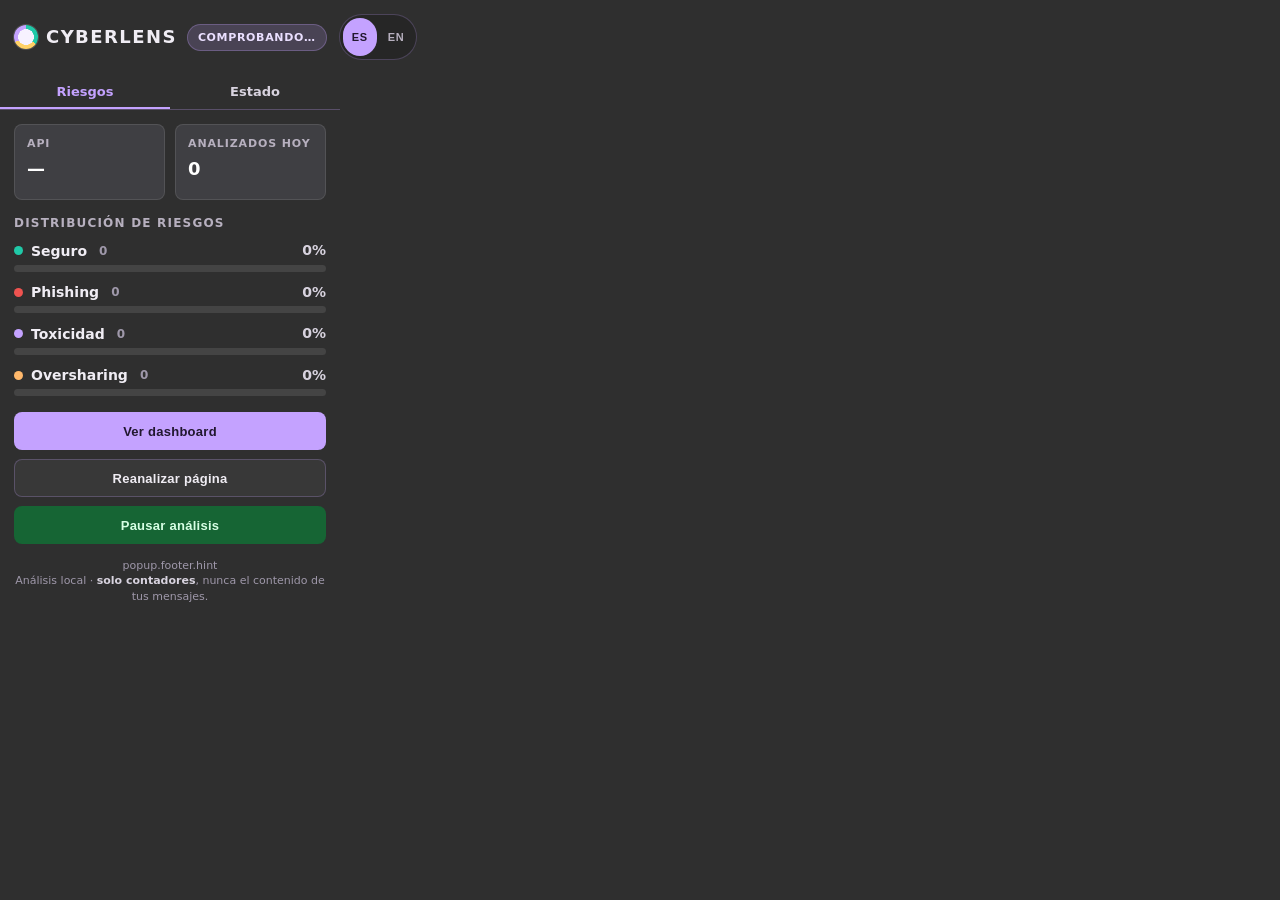
<file: extension/popup.html>
<!DOCTYPE html>
<html lang="es">
<head>
  <meta charset="UTF-8" />
  <title>CyberLens</title>
  <style>
    * { box-sizing: border-box; margin: 0; padding: 0; }
    body {
      width: 340px;
      font-family: "Segoe UI", system-ui, sans-serif;
      background: #2f2f2f;
      color: #e6e1ec;
      padding: 14px;
    }

    .header {
      display: flex;
      align-items: center;
      justify-content: space-between;
      gap: 10px;
      margin-bottom: 14px;
    }
    h1 {
      display: flex;
      align-items: center;
      gap: 8px;
      font-size: 18px;
      font-weight: 800;
      letter-spacing: 0.08em;
      text-transform: uppercase;
      color: #f0edf4;
      line-height: 1;
    }
    h1::before {
      content: "";
      width: 24px;
      height: 24px;
      border-radius: 50%;
      background:
        radial-gradient(circle at 50% 50%, #f7f2ff 0 46%, transparent 47%),
        conic-gradient(#20c9a8 0 35%, #ffd166 35% 68%, #c4a2ff 68% 100%);
      box-shadow: 0 0 0 1px rgba(255,255,255,0.16);
    }
    .tabs {
      display: grid;
      grid-template-columns: 1fr 1fr;
      margin: 0 -14px 14px;
      border-bottom: 1px solid rgba(196,162,255,0.28);
    }
    .tab {
      text-align: center;
      padding: 10px 0;
      color: #d8d3df;
      font-size: 13px;
      font-weight: 700;
    }
    .tab.active {
      color: #c4a2ff;
      box-shadow: inset 0 -2px 0 #c4a2ff;
    }
    .pill {
      font-size: 11px;
      font-weight: 800;
      letter-spacing: 0.06em;
      text-transform: uppercase;
      padding: 6px 10px;
      border-radius: 999px;
      border: 1px solid rgba(196,162,255,0.22);
      color: #b7b0bf;
      white-space: nowrap;
    }
    .pill.active   { background: #166534; color: #d7ffe4; border-color: #166534; }
    .pill.error    { background: rgba(239,83,80,0.18); color: #ffd0ce; border-color: rgba(239,83,80,0.35); }
    .pill.waiting  { background: rgba(196,162,255,0.18); color: #eadfff; border-color: rgba(196,162,255,0.28); }
    .pill.paused   { background: rgba(255,184,107,0.18); color: #ffe3bf; border-color: rgba(255,184,107,0.34); }

    .meta {
      display: grid;
      grid-template-columns: 1fr 1fr;
      gap: 10px;
      margin-bottom: 16px;
    }
    .meta .card {
      background: #3f3f43;
      border: 1px solid rgba(255,255,255,0.10);
      border-radius: 8px;
      min-height: 76px;
      padding: 12px;
    }
    .meta .card .k {
      font-size: 11px;
      letter-spacing: 0.08em;
      text-transform: uppercase;
      color: #b7b0bf;
      font-weight: 800;
    }
    .meta .card .v {
      font-size: 18px;
      font-weight: 850;
      margin-top: 8px;
      color: #ffffff;
      line-height: 1.25;
    }

    .section-title {
      font-size: 12px;
      letter-spacing: 0.1em;
      text-transform: uppercase;
      color: #b7b0bf;
      font-weight: 800;
      margin-bottom: 12px;
    }

    .row {
      margin-bottom: 12px;
    }
    .row__top {
      display: flex;
      justify-content: space-between;
      align-items: baseline;
      gap: 10px;
      font-size: 14px;
      margin-bottom: 6px;
    }
    .row__label {
      display: flex;
      align-items: center;
      gap: 8px;
      font-weight: 800;
      color: #f0edf4;
    }
    .row__dot {
      width: 9px;
      height: 9px;
      border-radius: 50%;
      flex-shrink: 0;
    }
    .row__pct {
      font-variant-numeric: tabular-nums;
      color: #d8d3df;
      font-weight: 700;
    }
    .row__count {
      font-size: 12px;
      color: #9f98aa;
      margin-left: 4px;
    }
    .bar {
      width: 100%;
      height: 7px;
      background: rgba(255,255,255,0.10);
      border-radius: 999px;
      overflow: hidden;
    }
    .bar__fill {
      height: 100%;
      border-radius: 999px;
      transition: width 0.4s cubic-bezier(0.22, 1, 0.36, 1);
    }

    .row--seguro      .row__dot,
    .row--seguro      .bar__fill { background: #20c9a8; }
    .row--phishing    .row__dot,
    .row--phishing    .bar__fill { background: #ef5350; }
    .row--toxicidad   .row__dot,
    .row--toxicidad   .bar__fill { background: #c4a2ff; }
    .row--oversharing .row__dot,
    .row--oversharing .bar__fill { background: #ffb86b; }

    .empty {
      font-size: 12px;
      color: #b7b0bf;
      text-align: center;
      padding: 12px 8px;
      border: 1px dashed rgba(255,255,255,0.14);
      border-radius: 8px;
      margin-bottom: 14px;
    }

    .actions {
      display: grid;
      gap: 9px;
      margin-top: 16px;
    }
    button {
      width: 100%;
      min-height: 38px;
      padding: 10px 12px;
      border: none;
      border-radius: 8px;
      color: #fff;
      font-weight: 800;
      font-size: 13px;
      cursor: pointer;
      letter-spacing: 0.02em;
      transition: filter 0.15s ease, transform 0.05s ease;
    }
    button:hover  { filter: brightness(1.1); }
    button:active { transform: translateY(1px); }
    button[disabled] { opacity: 0.5; cursor: not-allowed; }

    .btn-primary   { background: #c4a2ff; color: #21172f; }
    .btn-secondary { background: #383838; border: 1px solid rgba(196,162,255,0.24); color: #f0edf4; }
    .btn-warn      { background: #166534; color: #d7ffe4; }
    .btn-warn.resume { background: rgba(255,184,107,0.18); color: #ffe3bf; border: 1px solid rgba(255,184,107,0.34); }

    .footer {
      margin-top: 14px;
      font-size: 11px;
      color: #9f98aa;
      line-height: 1.4;
      text-align: center;
    }
    .footer strong { color: #d8d3df; }

    /* Selector de idioma */
    .lang-toggle {
      display: inline-flex;
      gap: 2px;
      padding: 3px;
      border-radius: 999px;
      background: rgba(24,24,24,0.35);
      border: 1px solid rgba(196,162,255,0.24);
      margin-left: 6px;
    }
    .lang-toggle button {
      width: auto;
      background: transparent;
      border: none;
      color: #b7b0bf;
      font-size: 11px;
      font-weight: 800;
      letter-spacing: 0.06em;
      padding: 4px 9px;
      border-radius: 999px;
      cursor: pointer;
      box-shadow: none;
    }
    .lang-toggle button.active {
      background: #c4a2ff;
      color: #21172f;
    }
    .header-right {
      display: flex;
      align-items: center;
      gap: 6px;
    }
  </style>
</head>
<body>
  <div class="header">
    <h1>CyberLens</h1>
    <div class="header-right">
      <span id="statusPill" class="pill waiting" data-i18n="pill.checking">Comprobando…</span>
      <span class="lang-toggle" data-i18n-attr="title:lang.toggle.title">
        <button type="button" data-lang-btn="es" data-i18n="lang.es">ES</button>
        <button type="button" data-lang-btn="en" data-i18n="lang.en">EN</button>
      </span>
    </div>
  </div>

  <div class="tabs" aria-hidden="true">
    <div class="tab active">Riesgos</div>
    <div class="tab">Estado</div>
  </div>

  <div class="meta">
    <div class="card">
      <div class="k" data-i18n="popup.api">API</div>
      <div class="v" id="apiText">—</div>
    </div>
    <div class="card">
      <div class="k" data-i18n="popup.todayCount">Analizados hoy</div>
      <div class="v" id="todayCount">0</div>
    </div>
  </div>

  <div class="section-title" data-i18n="popup.section.distribution">Distribución de riesgos</div>

  <div id="stats">
    <div class="row row--seguro">
      <div class="row__top">
        <span class="row__label"><span class="row__dot"></span><span data-i18n="cat.seguro">Seguro</span><span class="row__count" data-count="seguro">0</span></span>
        <span class="row__pct" data-pct="seguro">0%</span>
      </div>
      <div class="bar"><div class="bar__fill" data-bar="seguro" style="width:0%"></div></div>
    </div>

    <div class="row row--phishing">
      <div class="row__top">
        <span class="row__label"><span class="row__dot"></span><span data-i18n="cat.phishing">Phishing</span><span class="row__count" data-count="phishing">0</span></span>
        <span class="row__pct" data-pct="phishing">0%</span>
      </div>
      <div class="bar"><div class="bar__fill" data-bar="phishing" style="width:0%"></div></div>
    </div>

    <div class="row row--toxicidad">
      <div class="row__top">
        <span class="row__label"><span class="row__dot"></span><span data-i18n="cat.toxicidad">Toxicidad</span><span class="row__count" data-count="toxicidad">0</span></span>
        <span class="row__pct" data-pct="toxicidad">0%</span>
      </div>
      <div class="bar"><div class="bar__fill" data-bar="toxicidad" style="width:0%"></div></div>
    </div>

    <div class="row row--oversharing">
      <div class="row__top">
        <span class="row__label"><span class="row__dot"></span><span data-i18n="cat.oversharing">Oversharing</span><span class="row__count" data-count="oversharing">0</span></span>
        <span class="row__pct" data-pct="oversharing">0%</span>
      </div>
      <div class="bar"><div class="bar__fill" data-bar="oversharing" style="width:0%"></div></div>
    </div>
  </div>

  <div id="emptyState" class="empty" hidden>
    <span data-i18n="popup.empty.title">Aún no se han analizado mensajes.</span><br />
    <span data-i18n="popup.empty.hint">Abre WhatsApp Web, X u otro sitio para empezar.</span>
  </div>

  <div class="actions">
    <button id="btnDashboard" class="btn-primary" data-i18n="popup.btn.dashboard">📊 Dashboard y estadísticas</button>
    <button id="btnRescan" class="btn-secondary" data-i18n="popup.btn.rescan">Reanalizar página</button>
    <button id="btnPause" class="btn-warn" data-i18n="popup.btn.pause">Pausar análisis</button>
  </div>

  <p class="footer">
    <span data-i18n-html="popup.footer.hint">Clic derecho en el icono de CyberLens → <strong>Abrir dashboard</strong></span><br />
    <span data-i18n-html="popup.footer.text">Análisis local · <strong>solo contadores</strong>, nunca el contenido de tus mensajes.</span>
  </p>

  <script src="i18n.js"></script>
  <script src="popup.js"></script>
</body>
</html>
</file>
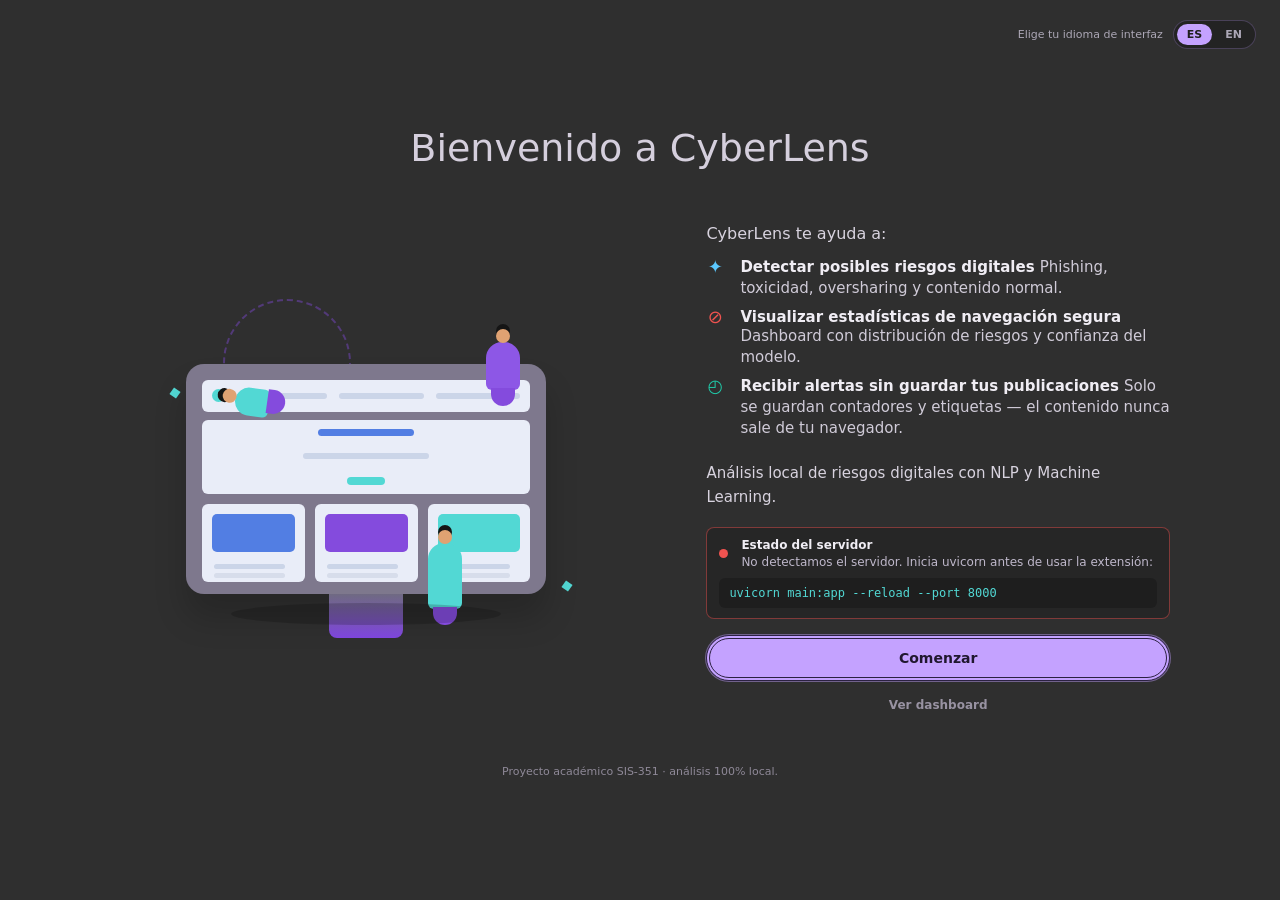
<file: extension/welcome.html>
<!DOCTYPE html>
<html lang="es">
<head>
  <meta charset="UTF-8" />
  <meta name="viewport" content="width=device-width, initial-scale=1.0" />
  <title>CyberLens · Bienvenido</title>
  <link rel="stylesheet" href="welcome.css" />
</head>
<body>
  <div class="bg"></div>

  <div class="lang-floating">
    <span class="lang-hint" data-i18n="welcome.lang.hint">Elige tu idioma de interfaz</span>
    <span class="lang-toggle" data-i18n-attr="title:lang.toggle.title">
      <button type="button" data-lang-btn="es" data-i18n="lang.es">ES</button>
      <button type="button" data-lang-btn="en" data-i18n="lang.en">EN</button>
    </span>
  </div>

  <main class="welcome-shell">
    <h1 class="title" data-i18n="welcome.title">Bienvenido a CyberLens</h1>

    <section class="welcome-stage" aria-label="CyberLens onboarding">
      <div class="illustration" aria-hidden="true">
        <div class="orbit orbit--one"></div>
        <div class="orbit orbit--two"></div>
        <div class="spark spark--one"></div>
        <div class="spark spark--two"></div>
        <div class="spark spark--three"></div>
        <div class="screen-art">
          <div class="screen-art__top">
            <span></span><i></i><i></i><i></i>
          </div>
          <div class="screen-art__hero">
            <b></b>
            <small></small>
            <em></em>
          </div>
          <div class="screen-art__cards">
            <div class="mini-card mini-card--blue"></div>
            <div class="mini-card mini-card--purple"></div>
            <div class="mini-card mini-card--cyan"></div>
          </div>
        </div>
        <div class="person person--left"></div>
        <div class="person person--top"></div>
        <div class="person person--right"></div>
        <div class="shadow"></div>
      </div>

      <div class="welcome-copy">
        <p class="intro" data-i18n="welcome.intro">CyberLens te ayuda a:</p>

        <ul class="features">
          <li>
            <span class="check check--detect">✦</span>
            <div>
              <strong data-i18n="welcome.feat.1">Detectar posibles riesgos digitales</strong>
              <small data-i18n="welcome.feat.1.sub">Phishing, toxicidad, oversharing y contenido normal.</small>
            </div>
          </li>
          <li>
            <span class="check check--stats">⊘</span>
            <div>
              <strong data-i18n="welcome.feat.2">Visualizar estadísticas de navegación segura</strong>
              <small data-i18n="welcome.feat.2.sub">Dashboard con distribución de riesgos y confianza del modelo.</small>
            </div>
          </li>
          <li>
            <span class="check check--privacy">◴</span>
            <div>
              <strong data-i18n="welcome.feat.4">Recibir alertas sin guardar tus publicaciones</strong>
              <small data-i18n="welcome.feat.4.sub">Solo se guardan contadores y etiquetas — el contenido nunca sale de tu navegador.</small>
            </div>
          </li>
        </ul>

        <p class="subtitle" data-i18n="welcome.subtitle">
          Análisis local de riesgos digitales con NLP y Machine Learning.
        </p>

        <section class="api-status" id="apiStatus" data-state="checking">
          <div class="api-status__row">
            <span class="api-status__dot"></span>
            <div>
              <strong data-i18n="welcome.api.title">Estado del servidor</strong>
              <small id="apiStatusText" data-i18n="welcome.api.checking">Comprobando conexión con localhost:8000…</small>
            </div>
          </div>
          <pre class="api-status__cmd" id="apiCmd" hidden>uvicorn main:app --reload --port 8000</pre>
        </section>

        <div class="actions">
          <button class="btn btn--primary" id="btnStart" data-i18n="welcome.cta.start">Comenzar</button>
          <button class="btn btn--secondary" id="btnDashboard" data-i18n="welcome.cta.dashboard">Ver dashboard</button>
        </div>
      </div>
    </section>

    <p class="footnote" data-i18n="welcome.footer">
      Proyecto académico SIS-351 · análisis 100% local.
    </p>
  </main>

  <script src="i18n.js"></script>
  <script src="welcome.js"></script>
</body>
</html>
</file>
<file: extension/themes.css>
/* Temas CyberLens — misma paleta que el chatbot de demostración */

:root,
[data-theme="dark"] {
  --bg:        #0f172a;
  --bg-2:      #1e293b;
  --panel:     #1e293b;
  --panel-2:   #152a40;
  --sidebar-bg:#0a0f1a;
  --border:    rgba(148, 163, 184, 0.14);
  --border-2:  rgba(45, 212, 191, 0.28);
  --text:      #f8fafc;
  --muted:     #94a3b8;
  --accent:    #2dd4bf;
  --accent-2:  #0ea5e9;
  --accent-text:#0f172a;
  --header-bg: rgba(15, 23, 42, 0.92);
  --chip-safe: #20c9a8;
  --chip-risk: #ef5350;
  --chip-toxic:#a78bfa;
  --chip-over: #fbbf24;
}

[data-theme="light"] {
  --bg:        #e5ddd5;
  --bg-2:      #f3f4f6;
  --panel:     #ffffff;
  --panel-2:   #f9fafb;
  --sidebar-bg:#d4ccc4;
  --border:    rgba(0, 0, 0, 0.08);
  --border-2:  rgba(5, 150, 105, 0.22);
  --text:      #111827;
  --muted:     #6b7280;
  --accent:    #059669;
  --accent-2:  #0d9488;
  --accent-text:#ffffff;
  --header-bg: rgba(255, 255, 255, 0.94);
  --chip-safe: #059669;
  --chip-risk: #dc2626;
  --chip-toxic:#7c3aed;
  --chip-over: #d97706;
}

[data-theme="rose"] {
  --bg:        #2a1220;
  --bg-2:      #3d1f30;
  --panel:     #3d1f30;
  --panel-2:   #4a2840;
  --sidebar-bg:#1a0a12;
  --border:    rgba(251, 113, 133, 0.2);
  --border-2:  rgba(244, 114, 182, 0.32);
  --text:      #fdf2f8;
  --muted:     #f9a8d4;
  --accent:    #f472b6;
  --accent-2:  #ec4899;
  --accent-text:#2a1220;
  --header-bg: rgba(42, 18, 32, 0.92);
  --chip-safe: #34d399;
  --chip-risk: #fb7185;
  --chip-toxic:#e879f9;
  --chip-over: #fbbf24;
}

[data-theme="ocean"] {
  --bg:        #0c1929;
  --bg-2:      #152a40;
  --panel:     #152a40;
  --panel-2:   #1a3350;
  --sidebar-bg:#061018;
  --border:    rgba(56, 189, 248, 0.18);
  --border-2:  rgba(56, 189, 248, 0.3);
  --text:      #f0f9ff;
  --muted:     #7dd3fc;
  --accent:    #38bdf8;
  --accent-2:  #0ea5e9;
  --accent-text:#061018;
  --header-bg: rgba(12, 25, 41, 0.92);
  --chip-safe: #22d3ee;
  --chip-risk: #f87171;
  --chip-toxic:#818cf8;
  --chip-over: #fbbf24;
}

[data-theme="lavender"] {
  --bg:        #1a1530;
  --bg-2:      #2a2348;
  --panel:     #2a2348;
  --panel-2:   #342c58;
  --sidebar-bg:#120f1f;
  --border:    rgba(167, 139, 250, 0.2);
  --border-2:  rgba(167, 139, 250, 0.32);
  --text:      #f5f3ff;
  --muted:     #c4b5fd;
  --accent:    #a78bfa;
  --accent-2:  #8b5cf6;
  --accent-text:#1a1530;
  --header-bg: rgba(26, 21, 48, 0.92);
  --chip-safe: #34d399;
  --chip-risk: #f472b6;
  --chip-toxic:#c4b5fd;
  --chip-over: #fbbf24;
}

[data-theme="sunset"] {
  --bg:        #261508;
  --bg-2:      #3d2818;
  --panel:     #3d2818;
  --panel-2:   #4a3220;
  --sidebar-bg:#1a1008;
  --border:    rgba(251, 146, 60, 0.22);
  --border-2:  rgba(249, 115, 22, 0.32);
  --text:      #fff7ed;
  --muted:     #fdba74;
  --accent:    #fb923c;
  --accent-2:  #f97316;
  --accent-text:#261508;
  --header-bg: rgba(38, 21, 8, 0.92);
  --chip-safe: #4ade80;
  --chip-risk: #ef4444;
  --chip-toxic:#c084fc;
  --chip-over: #fbbf24;
}

/* Selector de temas (dashboard) */
.theme-grid {
  display: grid;
  grid-template-columns: repeat(3, minmax(0, 1fr));
  gap: 10px;
}

.theme-card {
  border: 1px solid var(--border);
  border-radius: 10px;
  padding: 10px;
  background: var(--panel-2);
  cursor: pointer;
  text-align: left;
  font-family: inherit;
  color: var(--text);
  transition: transform 0.15s ease, border-color 0.15s ease;
}

.theme-card:hover { transform: scale(1.02); }

.theme-card--active {
  border-color: var(--accent);
  box-shadow: 0 0 0 1px var(--accent);
}

.theme-card__preview {
  display: flex;
  gap: 6px;
  margin-bottom: 8px;
}

.theme-card__bubble {
  width: 22px;
  height: 14px;
  border-radius: 4px;
}

.theme-card__label {
  font-size: 11px;
  font-weight: 700;
}
</file>
<file: extension/welcome.css>
* { box-sizing: border-box; margin: 0; padding: 0; }
html, body { min-height: 100%; }
body {
  font-family: "Segoe UI", system-ui, -apple-system, sans-serif;
  color: #e6e1ec;
  background: #2f2f2f;
  min-height: 100vh;
  display: grid;
  place-items: center;
  padding: 28px 18px;
  overflow-x: hidden;
}

.bg {
  position: fixed;
  inset: 0;
  z-index: -1;
  background: #2f2f2f;
}

.lang-floating {
  position: fixed;
  top: 20px;
  right: 24px;
  z-index: 10;
  display: flex;
  align-items: center;
  gap: 10px;
  color: #aca7b6;
  font-size: 11px;
}
.lang-hint { max-width: 170px; }
.lang-toggle {
  display: inline-flex;
  gap: 3px;
  padding: 3px;
  border-radius: 999px;
  background: rgba(24,24,24,0.45);
  border: 1px solid rgba(190,160,255,0.24);
}
.lang-toggle button {
  border: 0;
  border-radius: 999px;
  padding: 4px 10px;
  color: #aca7b6;
  background: transparent;
  font: inherit;
  font-weight: 800;
  cursor: pointer;
}
.lang-toggle button.active {
  color: #1f1f1f;
  background: #c4a2ff;
}

.welcome-shell {
  width: min(100%, 1060px);
  min-height: 640px;
  display: grid;
  grid-template-rows: auto 1fr auto auto;
  align-items: center;
}
.title {
  margin: 4px 0 54px;
  text-align: center;
  color: #d5cfdd;
  font-size: clamp(28px, 3.2vw, 38px);
  font-weight: 300;
  letter-spacing: 0;
}
.welcome-stage {
  display: grid;
  grid-template-columns: minmax(340px, 1.05fr) minmax(320px, 0.95fr);
  gap: clamp(34px, 7vw, 84px);
  align-items: center;
}

.illustration {
  position: relative;
  min-height: 360px;
}
.screen-art {
  position: absolute;
  left: 50%;
  top: 52%;
  width: min(78%, 360px);
  height: 230px;
  transform: translate(-50%, -50%);
  border-radius: 18px;
  background: #7e788d;
  padding: 16px;
  box-shadow: 0 24px 32px rgba(0,0,0,0.18);
}
.screen-art::after {
  content: "";
  position: absolute;
  left: 50%;
  bottom: -44px;
  width: 74px;
  height: 44px;
  transform: translateX(-50%);
  background: linear-gradient(#6f6a82, #7e45dc);
  border-radius: 0 0 8px 8px;
}
.screen-art__top,
.screen-art__hero,
.mini-card {
  background: #e9edf8;
  border-radius: 6px;
}
.screen-art__top {
  height: 32px;
  display: grid;
  grid-template-columns: 18px 1fr 1fr 1fr;
  gap: 12px;
  align-items: center;
  padding: 0 10px;
  margin-bottom: 8px;
}
.screen-art__top span {
  width: 13px;
  height: 13px;
  border-radius: 50%;
  background: #52d8d4;
}
.screen-art__top i,
.screen-art__hero small {
  height: 6px;
  border-radius: 999px;
  background: #cbd5e8;
}
.screen-art__hero {
  height: 74px;
  display: grid;
  place-items: center;
  margin-bottom: 10px;
}
.screen-art__hero b {
  width: 96px;
  height: 7px;
  border-radius: 999px;
  background: #527ee3;
}
.screen-art__hero small { width: 126px; }
.screen-art__hero em {
  width: 38px;
  height: 8px;
  border-radius: 999px;
  background: #52d8d4;
}
.screen-art__cards {
  display: grid;
  grid-template-columns: repeat(3, 1fr);
  gap: 10px;
}
.mini-card {
  height: 78px;
  position: relative;
  overflow: hidden;
}
.mini-card::before {
  content: "";
  position: absolute;
  inset: 10px 10px auto;
  height: 38px;
  border-radius: 5px;
  background: var(--fill);
}
.mini-card::after {
  content: "";
  position: absolute;
  left: 12px;
  right: 20px;
  bottom: 13px;
  height: 5px;
  border-radius: 999px;
  background: #cbd5e8;
  box-shadow: 0 9px 0 #d7ddeb;
}
.mini-card--blue { --fill: #527ee3; }
.mini-card--purple { --fill: #844bdd; }
.mini-card--cyan { --fill: #52d8d4; }

.orbit {
  position: absolute;
  border: 2px dashed rgba(132,75,221,0.42);
  border-radius: 50%;
}
.orbit--one { width: 128px; height: 128px; left: 22%; top: 2%; }
.orbit--two { width: 82px; height: 82px; left: 36%; top: 22%; }
.spark {
  position: absolute;
  width: 8px;
  height: 8px;
  background: #52d8d4;
  transform: rotate(35deg);
}
.spark--one { left: 12%; top: 27%; }
.spark--two { right: 10%; bottom: 17%; }
.spark--three { left: 22%; bottom: 43%; }
.shadow {
  position: absolute;
  left: 50%;
  bottom: 26px;
  width: 270px;
  height: 22px;
  transform: translateX(-50%);
  border-radius: 50%;
  background: rgba(0,0,0,0.18);
}
.person {
  position: absolute;
  width: 34px;
  height: 48px;
  border-radius: 16px 16px 6px 6px;
  background: #52d8d4;
}
.person::before {
  content: "";
  position: absolute;
  left: 10px;
  top: -13px;
  width: 14px;
  height: 14px;
  border-radius: 50%;
  background: #e0a272;
  box-shadow: 0 -5px 0 #151515;
}
.person::after {
  content: "";
  position: absolute;
  left: 5px;
  bottom: -16px;
  width: 24px;
  height: 18px;
  border-radius: 0 0 14px 14px;
  background: #844bdd;
}
.person--left {
  left: 25%;
  top: 26%;
  width: 28px;
  height: 34px;
  transform: rotate(-82deg);
}
.person--top {
  right: 20%;
  top: 14%;
  background: #8d57e6;
}
.person--right {
  left: 62%;
  bottom: 42px;
  height: 66px;
  background: #52d8d4;
}

.welcome-copy { color: #d8d3df; }
.intro {
  margin-bottom: 14px;
  color: #d8d3df;
  font-size: 16px;
}
.features {
  list-style: none;
  display: grid;
  gap: 8px;
  margin-bottom: 18px;
}
.features li {
  display: grid;
  grid-template-columns: 24px 1fr;
  gap: 10px;
  align-items: start;
}
.check {
  display: grid;
  place-items: center;
  width: 18px;
  height: 18px;
  margin-top: 1px;
  color: #52d8d4;
  font-size: 18px;
  line-height: 1;
}
.check--detect { color: #5cc8ff; }
.check--stats { color: #ef5350; }
.check--privacy { color: #20c9a8; }
.features strong {
  display: inline;
  color: #f0edf4;
  font-size: 15px;
  font-weight: 800;
}
.features small {
  display: inline;
  color: #d0cbd8;
  font-size: 15px;
  line-height: 1.4;
}
.features small::before { content: " "; }
.subtitle {
  margin: 22px 0 18px;
  color: #d8d3df;
  font-size: 15px;
  line-height: 1.6;
}

.api-status {
  margin-bottom: 16px;
  padding: 10px 12px;
  border-radius: 8px;
  background: rgba(28,28,28,0.42);
  border: 1px solid rgba(196,162,255,0.16);
}
.api-status[data-state="ok"] { border-color: rgba(32,201,168,0.35); }
.api-status[data-state="fail"] { border-color: rgba(239,83,80,0.45); }
.api-status__row {
  display: grid;
  grid-template-columns: 12px 1fr;
  gap: 10px;
  align-items: center;
}
.api-status__dot {
  width: 9px;
  height: 9px;
  border-radius: 50%;
  background: #c4a2ff;
  animation: pulse 1.8s ease-in-out infinite;
}
.api-status[data-state="ok"] .api-status__dot { background: #20c9a8; animation: none; }
.api-status[data-state="fail"] .api-status__dot { background: #ef5350; animation: none; }
.api-status strong {
  display: block;
  color: #f0edf4;
  font-size: 12px;
  margin-bottom: 2px;
}
.api-status small {
  display: block;
  color: #bfb8cb;
  font-size: 12px;
  line-height: 1.4;
}
.api-status__cmd {
  margin-top: 8px;
  padding: 8px 10px;
  border-radius: 6px;
  color: #52d8d4;
  background: rgba(0,0,0,0.22);
  font: 12px ui-monospace, Consolas, monospace;
  white-space: pre-wrap;
}
@keyframes pulse {
  0%, 100% { box-shadow: 0 0 0 0 rgba(196,162,255,0.34); }
  50% { box-shadow: 0 0 0 6px rgba(196,162,255,0); }
}

.actions {
  display: grid;
  gap: 10px;
}
.btn {
  width: 100%;
  min-height: 46px;
  border-radius: 999px;
  border: 0;
  font: inherit;
  font-size: 14px;
  font-weight: 800;
  cursor: pointer;
}
.btn--primary {
  color: #20172f;
  background: #c4a2ff;
  border: 4px double #2c2142;
  box-shadow: 0 0 0 1px rgba(196,162,255,0.45);
}
.btn--secondary {
  min-height: 28px;
  color: #bdb5ca;
  background: transparent;
  border: 0;
  font-size: 12px;
  font-weight: 700;
  opacity: 0.75;
}

.footnote {
  margin-top: 46px;
  text-align: center;
  color: #8f8998;
  font-size: 11px;
}

@media (max-width: 860px) {
  body { padding-top: 72px; }
  .welcome-shell { min-height: auto; }
  .title { margin-bottom: 28px; }
  .welcome-stage { grid-template-columns: 1fr; gap: 24px; }
  .illustration { min-height: 300px; }
  .welcome-copy { max-width: 560px; margin-inline: auto; }
}
@media (max-width: 560px) {
  .lang-hint { display: none; }
  .lang-floating { right: 16px; }
  .title { font-size: 28px; }
  .illustration { transform: scale(0.86); transform-origin: center; margin-block: -24px; }
}
</file>
